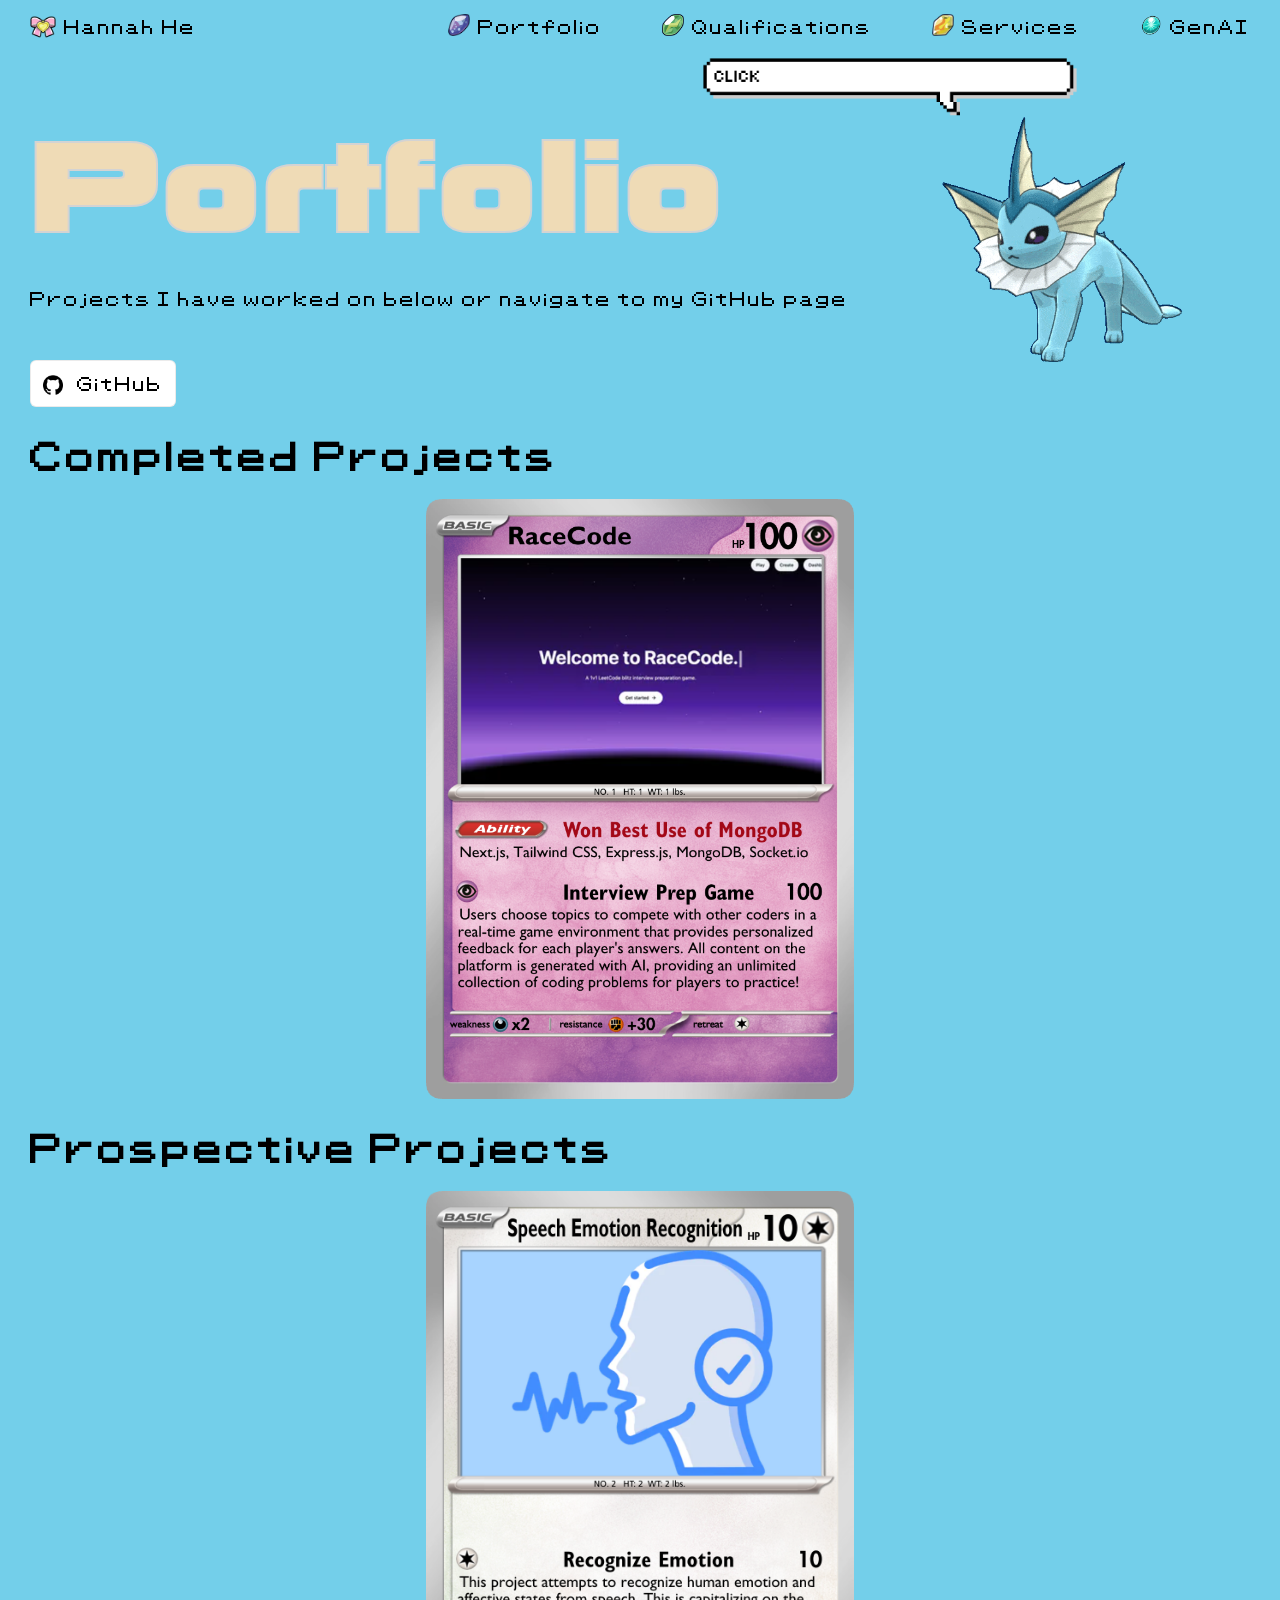
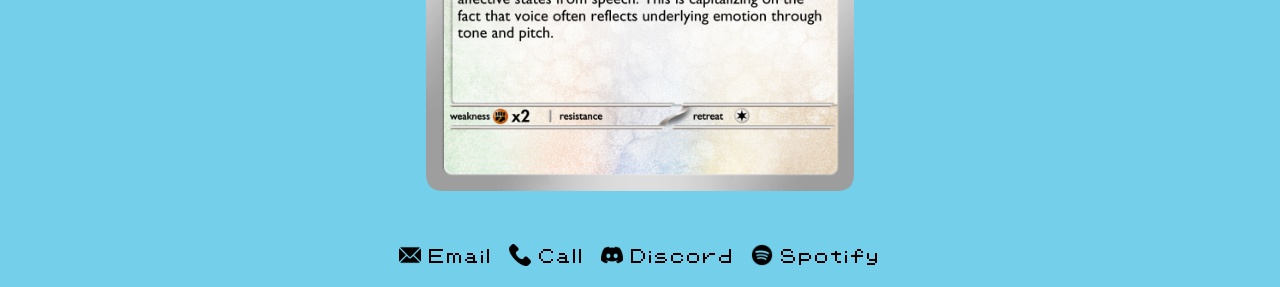
<file: portfolio.html>
<!DOCTYPE html>
<html>
    <meta charset = "utf-8">
    <meta name = "viewport" content = "width=device-width, initial-scale=1">
    <head>
        <title> Portfolio </title>
        <link id = "style1" rel="stylesheet" href="style.css">
    </head>
    <body class="page-portfolio">
        <nav>
			<ul>
				<li><a href = "index.html"><img src = "assets/bestfriendsribbon.png" id = "main-icon">Hannah He</a></li>
				<li class = "current-page"><a href = "portfolio.html"><img src = "assets/waterstone.png" id = "portfolioIcon" class = "nav-icon">Portfolio</a></li>
				<li><a href = "qualifications.html"><img src = "assets/thunderstone.png" id = "qualificationsIcon" class = "nav-icon">Qualifications</a></li>
				<li><a href = "services.html"><img src = "assets/firestone.png" id = "servicesIcon" class = "nav-icon">Services</a></li>
				<li><a href = "genai.html"><img src = "assets/dawnstone.png" class = "nav-icon">GenAI</a></li>
			</ul>
		</nav>
        <main>
            <div>
                <div class = "greeting">
				
                    <div class = "greeting-text">
                        <h1> Portfolio </h1>
                        <p> Projects I have worked on below or navigate to my GitHub page </p>
                        <button class = "github-button" onclick = "location.href = 'https://github.com/xhannahh'"> <img src = "assets/github.png" alt = "GitHub Logo" class = "icon"> GitHub </button>
                    </div>
                    <div class = "speech-bubble">
					    <img id = "portfolioSpeech" src = "assets/vaporeonspeech.gif">
				    </div>
                    <div class = "greeting-image">
                        <img id = "portfolioImage" class = "vaporeon-image" src = "assets/vaporeon.gif" alt = "greeting image" onclick = "toggleStyleSheet()">
                    </div>
			    </div>   
            </div>
            <div class = "projects">
                <h3> Completed Projects </h3>
                <div class = "project-cards"> 
                    <a href = "https://devpost.com/software/racecode"><img src = "assets/racecode.png"></a>
                </div>
                <h3> Prospective Projects </h3>
                <div class = "project-cards"> 
                    <img src = "assets/speech.png">
                </div>
            </div>
            
        </main>
        <footer>
			<p>
				<a href="mailto:hannahhe04@gmail.com">
					<img src="assets/email.png" alt="Email" class="footer-icon"> Email
				</a>
			</p>
			<p>
				<a href="tel:+1-214-727-1571">
					<img src="assets/phone-call.png" alt="Phone" class="footer-icon"> Call
				</a>
			</p>
			<p>
				<a href="https://discord.com/users/moonlitxluna">
					<img src="assets/discord.png" alt="Discord" class="footer-icon"> Discord
				</a>
			</p>
            <p>
				<a href="https://open.spotify.com/user/xhannah%3B%29%29?si=536fb457387744de">
					<img src="assets/spotify.png" alt="Spotify" class="footer-icon"> Spotify
				</a>
			</p>
		</footer>
        <script src = "script.js"></script>
    </body>
</html>
</file>
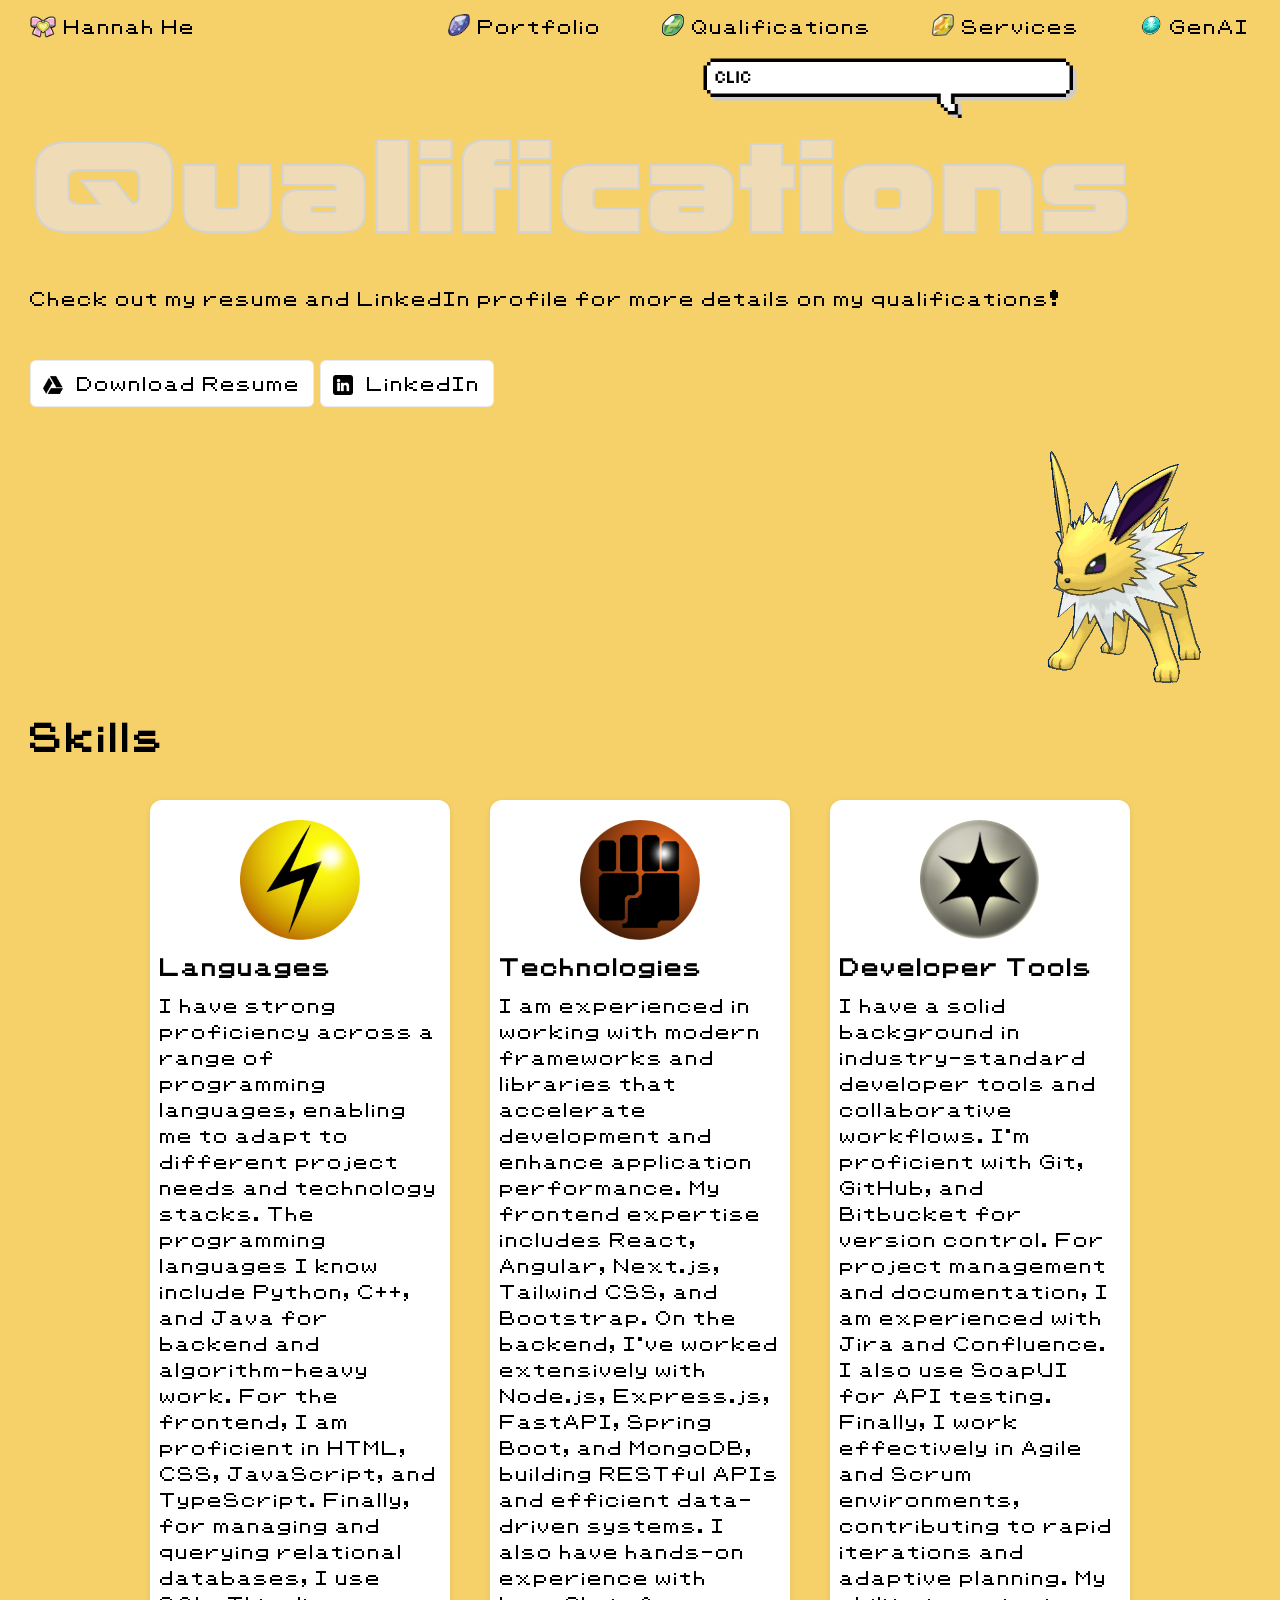
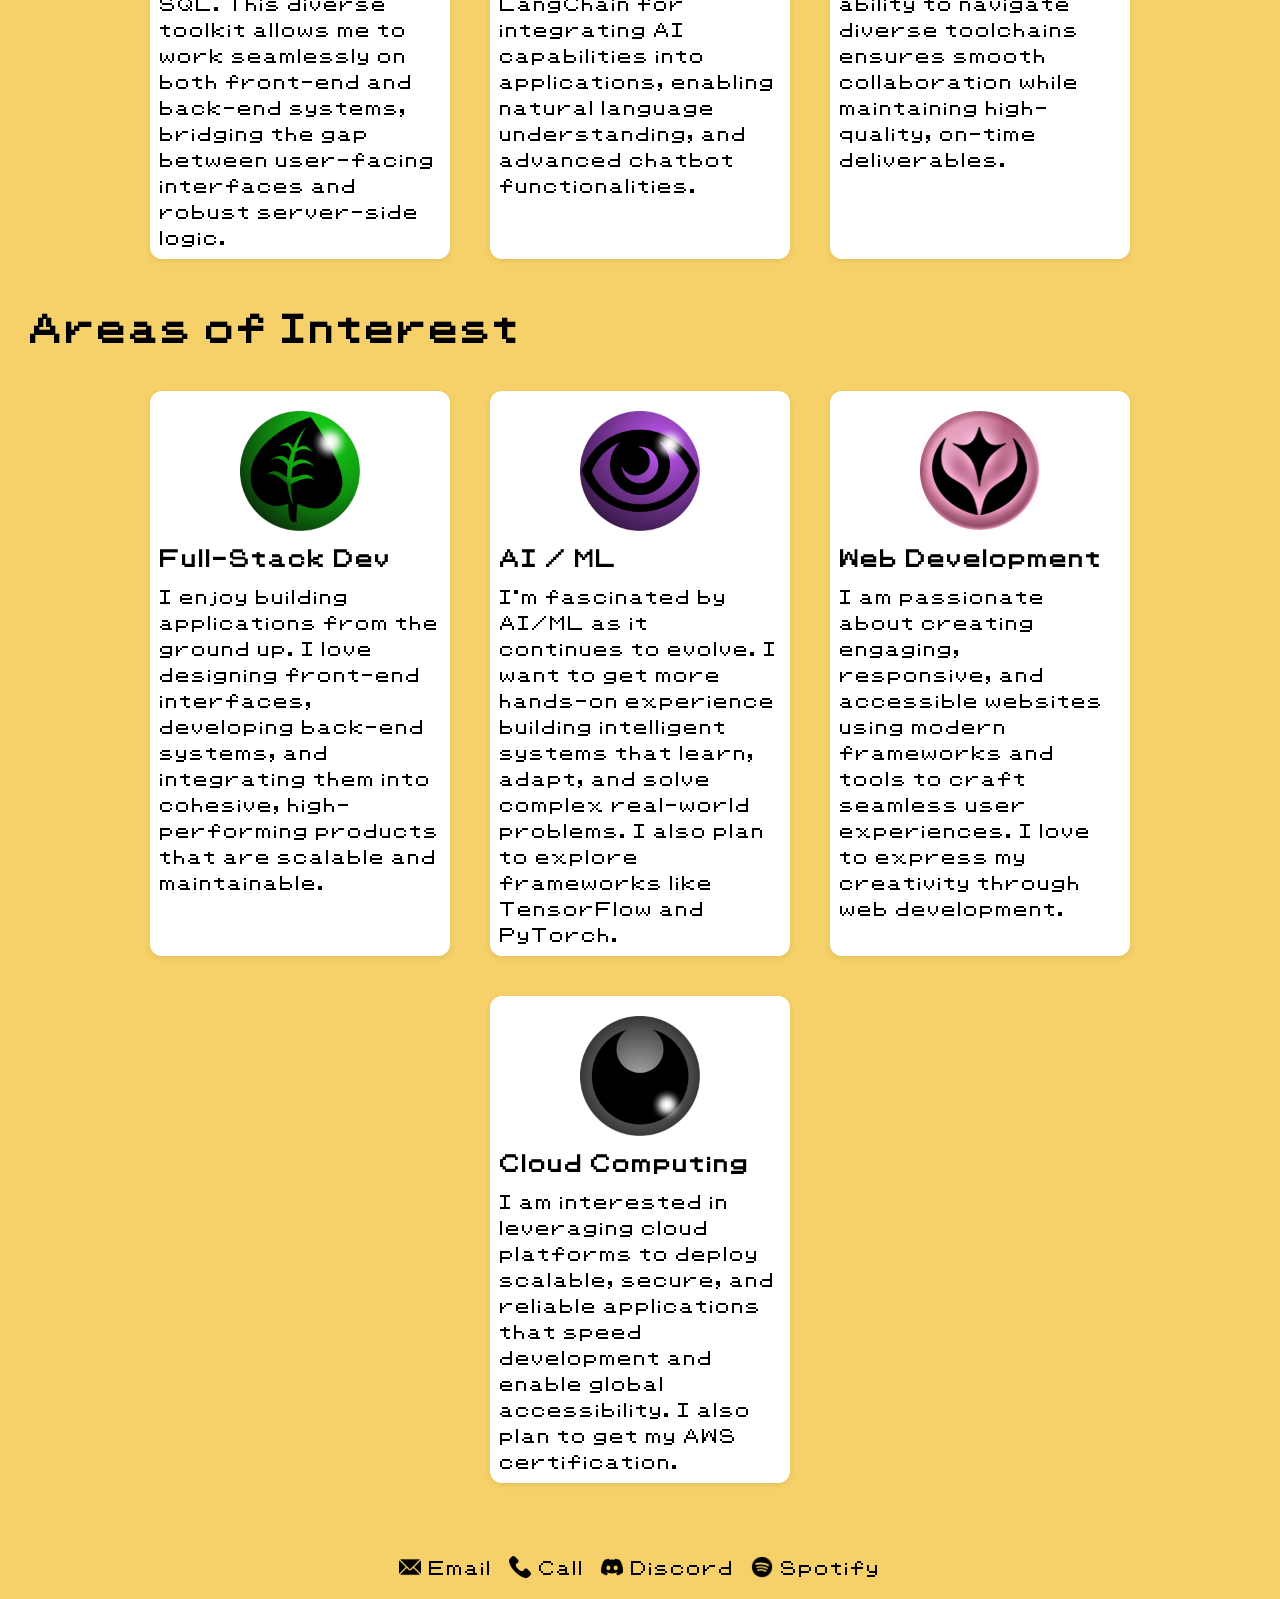
<file: qualifications.html>
<!DOCTYPE html>
<html>
    <meta charset = "utf-8">
    <meta name = "viewport" content = "width=device-width, initial-scale=1">
    <head>
        <title> Qualifications </title>
        <link id = "style1" rel="stylesheet" href="style.css">
    </head>
    <body class="page-qualifications">
        <nav>
			<ul>
				<li><a href = "index.html"><img src = "assets/bestfriendsribbon.png" id = "main-icon">Hannah He</a></li>
				<li><a href = "portfolio.html"><img src = "assets/waterstone.png" id = "portfolioIcon" class = "nav-icon">Portfolio</a></li>
				<li class = "current-page"><a href = "qualifications.html"><img src = "assets/thunderstone.png" id = "qualificationsIcon" class = "nav-icon">Qualifications</a></li>
				<li><a href = "services.html"><img src = "assets/firestone.png" id = "servicesIcon" class = "nav-icon">Services</a></li>
				<li><a href = "genai.html"><img src = "assets/dawnstone.png" class = "nav-icon">GenAI</a></li>
			</ul>
		</nav>
        <main>
            <div>
                <div class = "greeting">
				
                    <div class = "greeting-text">
                        <h1> Qualifications </h1>
                        <p> Check out my resume and LinkedIn profile for more details on my qualifications!</p>
                        <button onclick = "location.href = 'https://drive.google.com/file/d/112M6wXRtBao8uC_Zuu_ReH8o7Vz5LS7c/view?usp=sharing'">
                            <img src="assets/googledrive.png" alt="Google Drive" class="icon"> Download Resume
                        </button>
                        <button onclick = "location.href = 'https://www.linkedin.com/in/hannahwhe/'">
                            <img src="assets/linkedin.png" alt="LinkedIn" class="icon"> LinkedIn
                        </button>
                    </div>
                    <div class = "speech-bubble">
					    <img id = "qualificationsSpeech" src = "assets/jolteonspeech.gif">
				    </div>
                    <div class = "greeting-image">
                        <img id = "qualificationsImage" class = "jolteon-image" src = "assets/jolteon.gif" alt = "greeting image" onclick = "toggleStyleSheet()">
                    </div>
			    </div>
            </div>
            <div class = "skills">
                <h3> Skills </h3>
                <div class = "cards">
                    <div class = "card">
                        <img src = "assets/electricenergy.png" id = "languageIcon">
                        <div class = "card-description">   
                            <h4> Languages</h4>
                            <p> I have strong proficiency across a range of programming languages, enabling me to adapt to different project needs and technology stacks. The programming languages I know include Python, C++, and Java for backend and algorithm-heavy work. For the frontend, I am proficient in HTML, CSS, JavaScript, and TypeScript. Finally, for managing and querying relational databases, I use SQL. This diverse toolkit allows me to work seamlessly on both front-end and back-end systems, bridging the gap between user-facing interfaces and robust server-side logic.</p>
                        </div>
                    </div>
                    <div class = "card">
                        <img src = "assets/fightingenergy.png" id = "techIcon">
                        <div class = "card-description">
                            <h4> Technologies </h4>
                            <p> I am experienced in working with modern frameworks and libraries that accelerate development and enhance application performance. My frontend expertise includes React, Angular, Next.js, Tailwind CSS, and Bootstrap. On the backend, I've worked extensively with Node.js, Express.js, FastAPI, Spring Boot, and MongoDB, building RESTful APIs and efficient data-driven systems. I also have hands-on experience with LangChain for integrating AI capabilities into applications, enabling natural language understanding, and advanced chatbot functionalities.</p>
                        </div>
                    </div>
                    <div class = "card">
                        <img src = "assets/normalenergy.png" id = "devIcon">
                        <div class = "card-description">
                            <h4> Developer Tools</h4>
                            <ul>
                                <p>I have a solid background in industry-standard developer tools and collaborative workflows. I'm proficient with Git, GitHub, and Bitbucket for version control. For project management and documentation, I am experienced with Jira and Confluence. I also use SoapUI for API testing. Finally, I work effectively in Agile and Scrum environments, contributing to rapid iterations and adaptive planning. My ability to navigate diverse toolchains ensures smooth collaboration while maintaining high-quality, on-time deliverables.</p>
                            </ul>
                        </div>
                    </div>
                </div>
            </div>
            
            <div class = "interests">
                <h3> Areas of Interest</h3>
                <div class="cards">
                    <div class="card">
                        <img src = "assets/grassenergy.png" id = "fullstackIcon">
                        <div class="card-description">
                            <h4>Full-Stack Dev</h4>
                            <p>I enjoy building applications from the ground up. I love designing front-end interfaces, developing back-end systems, and integrating them into cohesive, high-performing products that are scalable and maintainable.</p>
                        </div>
                    </div>
                    <div class="card">
                        <img src = "assets/psychicenergy.png" id = "aiIcon">
                        <div class="card-description">
                            <h4>AI / ML</h4>
                            <p>I'm fascinated by AI/ML as it continues to evolve. I want to get more hands-on experience building intelligent systems that learn, adapt, and solve complex real-world problems. I also plan to explore frameworks like TensorFlow and PyTorch.</p>
                        </div>
                    </div>
                    <div class="card">
                        <img src = "assets/fairyenergy.png" id = "webIcon">
                        <div class="card-description">
                            <h4>Web Development</h4>
                            <p>I am passionate about creating engaging, responsive, and accessible websites using modern frameworks and tools to craft seamless user experiences. I love to express my creativity through web development.</p>
                        </div>
                    </div>
                    <div class="card">
                        <img src = "assets/darkenergy.png" id = "cloudIcon">
                        <div class="card-description">
                            <h4>Cloud Computing</h4>
                            <p>I am interested in leveraging cloud platforms to deploy scalable, secure, and reliable applications that speed development and enable global accessibility. I also plan to get my AWS certification.</p>
                        </div>
                    </div>
                </div>
            </div>
        </main>
        <footer>
			<p>
				<a href="mailto:hannahhe04@gmail.com">
					<img src="assets/email.png" alt="Email" class="footer-icon"> Email
				</a>
			</p>
			<p>
				<a href="tel:+1-214-727-1571">
					<img src="assets/phone-call.png" alt="Phone" class="footer-icon"> Call
				</a>
			</p>
			<p>
				<a href="https://discord.com/users/moonlitxluna">
					<img src="assets/discord.png" alt="Discord" class="footer-icon"> Discord
				</a>
			</p>
            <p>
				<a href="https://open.spotify.com/user/xhannah%3B%29%29?si=536fb457387744de">
					<img src="assets/spotify.png" alt="Spotify" class="footer-icon"> Spotify
				</a>
			</p>
		</footer>
        <script src = "script.js"></script>
    </body>
</html>
</file>
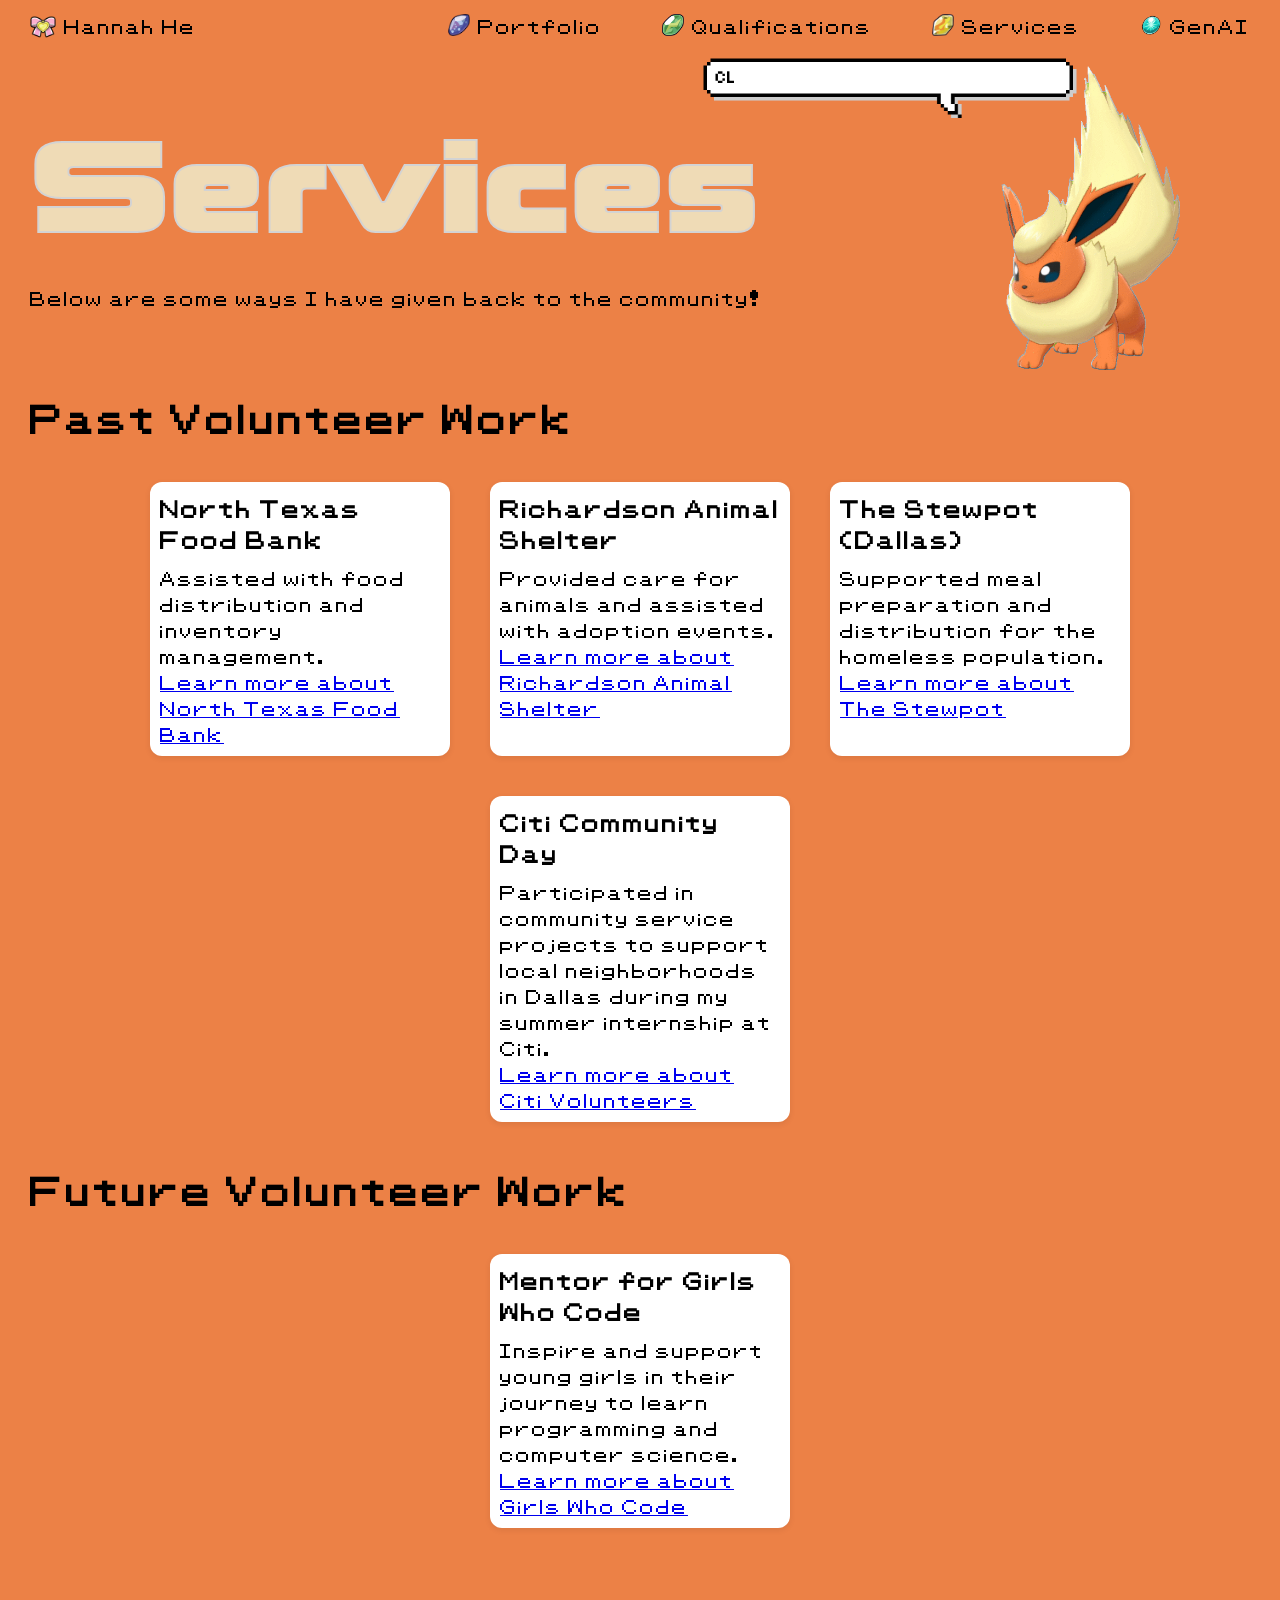
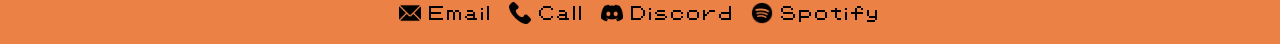
<file: services.html>
<!DOCTYPE html>
<html>
    <meta charset = "utf-8">
    <meta name = "viewport" content = "width=device-width, initial-scale=1">
    <head>
        <title> Services </title>
        <link id = "style1" rel="stylesheet" href="style.css">
    </head>
    <body class="page-services">
        <nav>
			<ul>
				<li><a href = "index.html"><img src = "assets/bestfriendsribbon.png" id = "main-icon">Hannah He</a></li>
				<li><a href = "portfolio.html"><img src = "assets/waterstone.png" id = "portfolioIcon" class = "nav-icon">Portfolio</a></li>
				<li><a href = "qualifications.html"><img src = "assets/thunderstone.png" id = "qualificationsIcon" class = "nav-icon">Qualifications</a></li>
				<li class = "current-page"><a href = "services.html"><img src = "assets/firestone.png" id = "servicesIcon" class = "nav-icon">Services</a></li>
				<li><a href = "genai.html"><img src = "assets/dawnstone.png" class = "nav-icon">GenAI</a></li>
			</ul>
		</nav>
        <main>
            <div>
                <div class = "greeting">
                    <div class = "greeting-text">
                        <h1> Services </h1>
                        <p> Below are some ways I have given back to the community!</p>
                    </div>
                    <div class = "speech-bubble">
					    <img id = "servicesSpeech" src = "assets/flareonspeech.gif">
				    </div>
                    <div class = "greeting-image">
                        <img id = "servicesImage" class = "flareon-image" src = "assets/flareon.gif" alt = "greeting image" onclick = "toggleStyleSheet()">
                    </div>
			    </div>
                
            </div>
            <div class = "services">
                <h3 class = "services"> Past Volunteer Work</h3>
                <div class="cards">
                    <div class="card">
                        <div class="card-description">
                            <h4>North Texas Food Bank</h4>
                            <p>Assisted with food distribution and inventory management.</p>
                            <p><a href="https://ntfb.org/">Learn more about North Texas Food Bank</a></p>
                        </div>
                    </div>
                    <div class="card">
                        <div class="card-description">
                            <h4>Richardson Animal Shelter</h4>
                            <p>Provided care for animals and assisted with adoption events.</p>
                            <p><a href="https://www.cor.net/departments/animal-services">Learn more about Richardson Animal Shelter</a></p>
                        </div>
                    </div>
                    <div class="card">
                        <div class="card-description">
                            <h4>The Stewpot (Dallas)</h4>
                            <p>Supported meal preparation and distribution for the homeless population.</p>
                            <p><a href="https://www.thestewpot.org/">Learn more about The Stewpot</a></p>
                        </div>
                    </div>
                    <div class="card">
                        <div class="card-description">
                            <h4>Citi Community Day</h4>
                            <p>Participated in community service projects to support local neighborhoods in Dallas during my summer internship at Citi.</p>
                            <p><a href="https://www.citigroup.com/global/our-impact/strengthening-community/volunteers">Learn more about Citi Volunteers</a></p>
                        </div>
                    </div>
                </div>
             </div>
             <div class = "services">
                <h3> Future Volunteer Work</h3>
                <div class="cards">
                    <div class="card">
                        <div class="card-description">
                            <h4>Mentor for Girls Who Code</h4>
                            <p>Inspire and support young girls in their journey to learn programming and computer science.</p>
                            <p><a href="https://girlswhocode.com/">Learn more about Girls Who Code</a></p>
                        </div>
                    </div>
                </div>
             </div>
        </main>
        <footer>
			<p>
				<a href="mailto:hannahhe04@gmail.com">
					<img src="assets/email.png" alt="Email" class="footer-icon"> Email
				</a>
			</p>
			<p>
				<a href="tel:+1-214-727-1571">
					<img src="assets/phone-call.png" alt="Phone" class="footer-icon"> Call
				</a>
			</p>
			<p>
				<a href="https://discord.com/users/moonlitxluna">
					<img src="assets/discord.png" alt="Discord" class="footer-icon"> Discord
				</a>
			</p>
            <p>
				<a href="https://open.spotify.com/user/xhannah%3B%29%29?si=536fb457387744de">
					<img src="assets/spotify.png" alt="Spotify" class="footer-icon"> Spotify
				</a>
			</p>
		</footer>
        <script src = "script.js"></script>
    </body>
</html>
</file>
<file: style.css>
@font-face {
    font-family: 'PokemonFont';
    src: url('assets/fonts/PokemonFont.woff2') format('woff2'),
         url('assets/fonts/PokemonFont.woff') format('woff'),
         url('assets/fonts/PokemonFont.ttf') format('truetype');
    font-weight: normal;
    font-style: normal;
    font-display: swap;
}

@font-face {
    font-family: 'Korataki';
    src: url('assets/fonts/Korataki.woff2') format('woff2'),
         url('assets/fonts/Korataki.woff') format('woff'),
         url('assets/fonts/Korataki.ttf') format('truetype');
    font-weight: normal;
    font-style: normal;
    font-display: swap;
}

*{
    margin: 0;
    padding: 0;
}

body{
    font-family: 'PokemonFont', system-ui, -apple-system, BlinkMacSystemFont, 'Segoe UI', Roboto, Oxygen, Ubuntu, Cantarell, 'Open Sans', 'Helvetica Neue', sans-serif;
}

main{
    padding: 30px;
}

nav{
    background-color: transparent;
}
nav ul{
    list-style: none;
    width: 100%;
    display: flex;
    justify-content: flex-end;
    align-items: center;
}
nav li{
    height: 50px;
}
nav a{
    display: flex;
    text-decoration: none;
    color: black;
    padding: 0 30px;
    align-items: center;
    height: 100%;
}

nav li:first-child{
    margin-right: auto;
}

.nav-icon{
    width: 22px;
    height: 22px;
    object-fit: contain;
    vertical-align: middle;
    margin-right: 8px;
}

#main-icon{
    width: 26px;
    height: 26px;
    object-fit: contain;
    vertical-align: middle;
    margin-right: 8px;
    margin-top: 3px;
}

/* Background colors for each page */
body.page-index{ background-color: #c5a068; }
body.page-portfolio{ background-color: #73cfea; }
body.page-qualifications{ background-color: #f6d169; }
body.page-services{ background-color: #ec8146; }

/* Nav bar hover colors for each page */
body.page-index nav a:hover{ background-color: rgba(255,255,255,0.6); }
body.page-portfolio nav a:hover{ background-color: rgba(0,123,255,0.12); }
body.page-qualifications nav a:hover{ background-color: rgba(203, 174, 115, 0.16); }
body.page-services nav a:hover{ background-color: rgba(255,193,7,0.15); }

/* Greeting Section */
.greeting{
    display: flex;
    flex-wrap: wrap;
    align-items: flex-start;
    gap: 16px;
    position: relative;
}

.greeting-text h1{
    font-family: 'Korataki', system-ui, -apple-system, BlinkMacSystemFont, 'Segoe UI', Roboto, Oxygen, Ubuntu, Cantarell, 'Open Sans', 'Helvetica Neue', sans-serif;
    font-weight: normal;
    color: #EFDBB6;
    -webkit-text-stroke: 2px lightgray;
    font-size: 7rem;
    margin-top: 40px;
    margin-bottom: 30px;
}
.greeting-text p{
    margin-bottom: 50px;
}

.greeting-image{
    margin-left: auto;
}

/* .greeting-image img{
    width: 250px;
    height: 250px;
    object-fit: contain;
    vertical-align: middle;
    cursor: pointer;
} */

.eevee-image{
    width: 250px;
    height: 250px;
    object-fit: contain;
    vertical-align: middle;
    cursor: pointer;
}

.vaporeon-image{
    width: 310px;
    height: 310px;
    object-fit: contain;
    vertical-align: middle;
    cursor: pointer;
}

.jolteon-image{
    width: 250px;
    height: 250px;
    object-fit: contain;
    vertical-align: middle;
    cursor: pointer;
    margin-top: 15px;
}

.flareon-image{
    width: 310px;
    height: 310px;
    object-fit: contain;
    vertical-align: middle;
    cursor: pointer;
    margin-top: -20px;
}

.speech-bubble {
    position: absolute;
    right: 170px;
    top: -25px;
    z-index: 2;
    width: 380px; 
    display: block;
}

.speech-bubble img {
    width: 100%;
    height: auto;
    display: block;
    margin: 0;
}

/* About Me */
.about-me h3{
    font-size: 2rem;
    margin-bottom: 20px;
}

.about-me-border{
    border: 100px solid transparent;
    border-image: url("assets/eeveetext.png") 60 120 60 120 fill round; 
    padding: 0 5px 0 5px; 
}

.about-me{
    background-color: white;
    padding: 20px;
    border-radius: 12px;
    margin: -65px -53px ;
}

/* Projects */
.projects h3{
    font-size: 2rem;
    margin-top: 20px;
    margin-bottom: 20px;
}

/* Qualifications */
.skills h3{
    font-size: 2rem;
    margin-top: 20px;
    margin-bottom: 20px;
}

.interests h3{
    font-size: 2rem;
    margin-top: 20px;
    margin-bottom: 20px;
}

/* Services */
.services h3{
    font-size: 2rem;
    margin-top: 20px;
    margin-bottom: 20px;
}

/* Cards */
.cards{
    display: flex;
    justify-content: center;
    flex-wrap: wrap;
    margin-top: 20px;
}
.card{
    width: 300px;
    border-radius: 12px;
    overflow: hidden;
    margin: 20px;
    background-color: white;
    box-shadow: 0 2px 6px rgba(0,0,0,0.08);
}

.card img{
    width: 120px;
    height: 120px;
    display: block;
    margin-left: auto;
    margin-right: auto;
    margin-top: 20px;
}

.card-description{
    padding: 10px;
}

.card-description h4{
    font-size: 1.2rem;
    margin-bottom: 10px;
}

.project-cards{
    display: flex;
    gap: 10px;
    justify-content: center;
    margin-top: 20px;
}

.project-cards img{
    width: 700px;
    height: 600px;
    object-fit: contain;
    vertical-align: middle;
}

.image-carousel{    
    display: flex;
    gap: 10px;
    justify-content: center;
    margin-top: 20px;
}

.image-carousel img{
    width: 300px;
    max-height: 200px;
    object-fit: cover;
    vertical-align: middle;
    border-radius: 12px;
}

button img.icon{
    width: 20px;
    height: 20px;
    object-fit: contain;
    vertical-align: middle;
    margin-bottom: 3px;
    margin-right: 8px;
}

button{
    font-family: 'PokemonFont', system-ui, sans-serif;
    background-color: white;
    color: black;
    border: 1px solid rgba(0,0,0,0.08);
    padding: 8px 12px;
    border-radius: 6px;
    cursor: pointer;
    font-size: 1rem;
}
button:hover{
    background-color: #f5f5f5;
}



/* Footer */
footer{
    padding:20px;
    display: flex;
    gap: 16px;
    align-items: center;
    justify-content: center;
}

footer a{
    text-decoration: none;
    color: black;
    display: flex;
    align-items: center;
}
footer img.footer-icon{
    width: 22px;
    height: 22px;
    object-fit: contain;
    vertical-align: middle;
    margin-top: 3px;
    margin-right: 8px;
}
</file>
